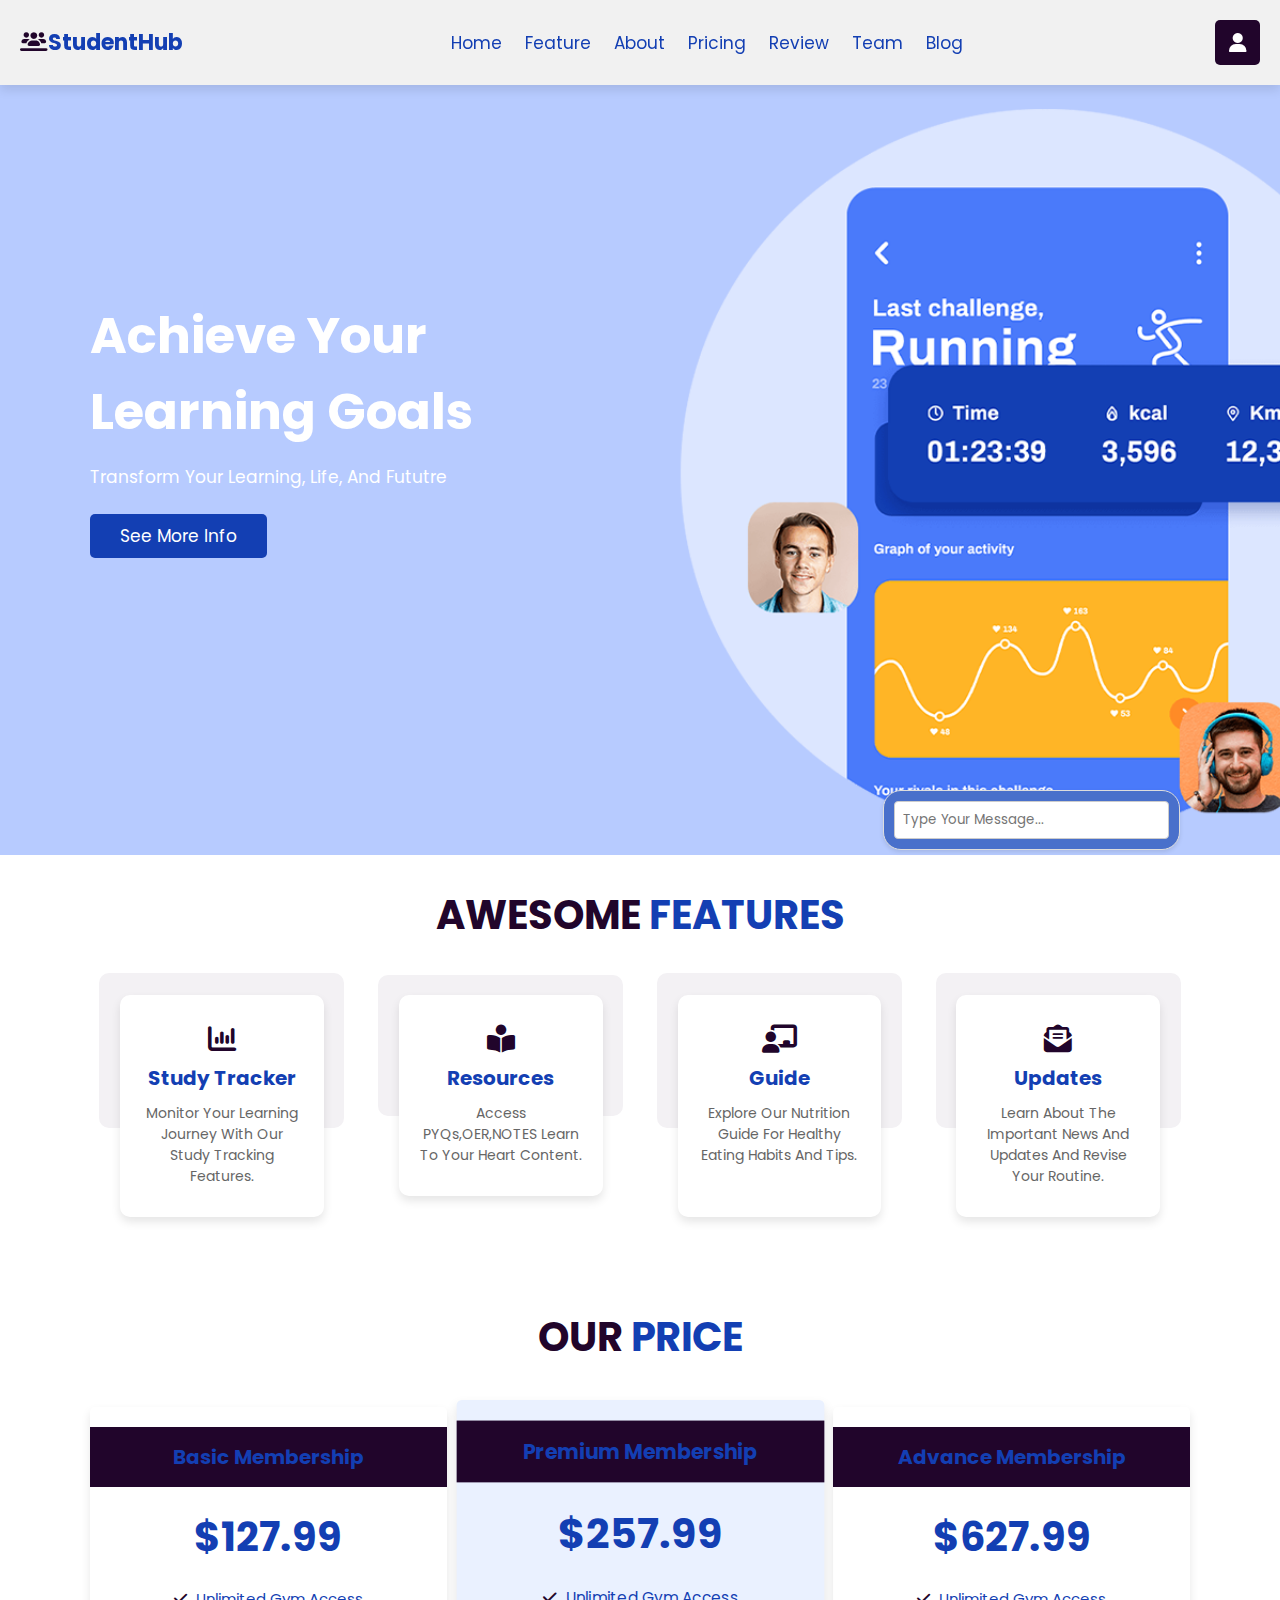
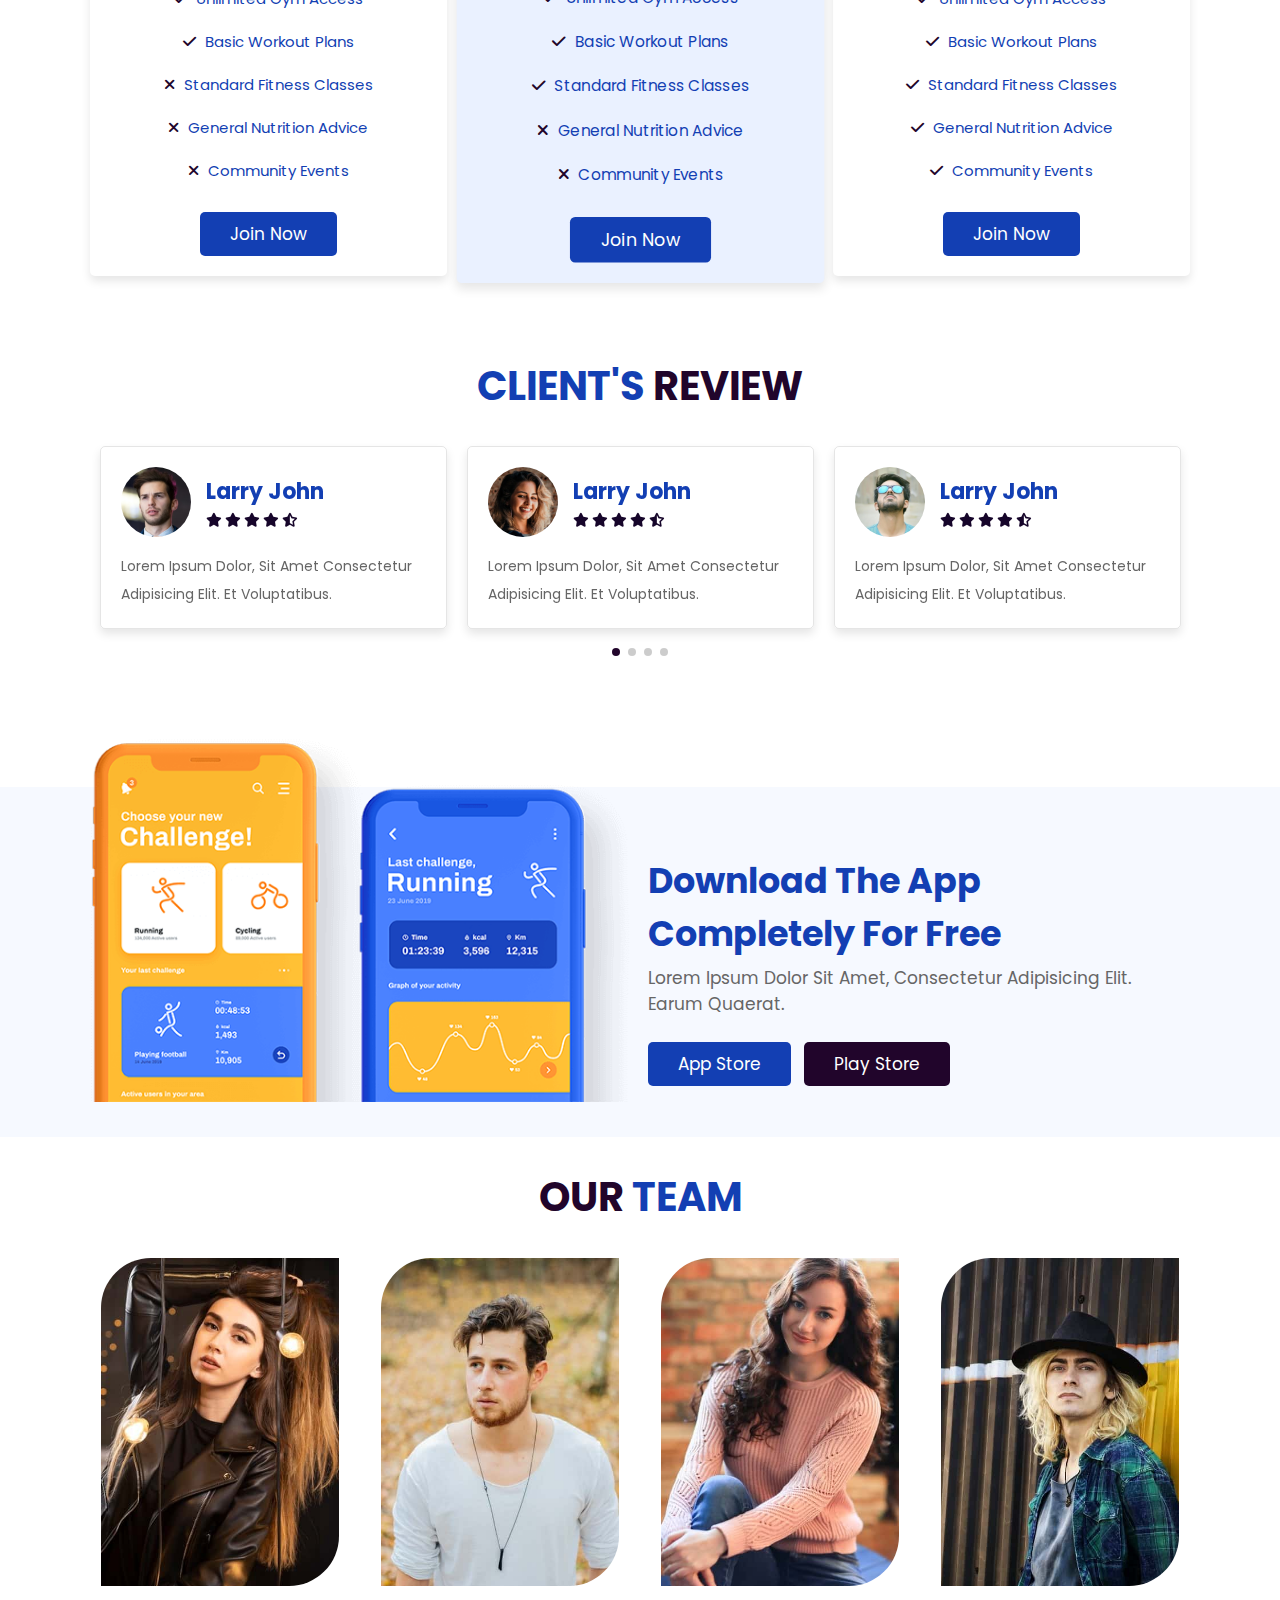
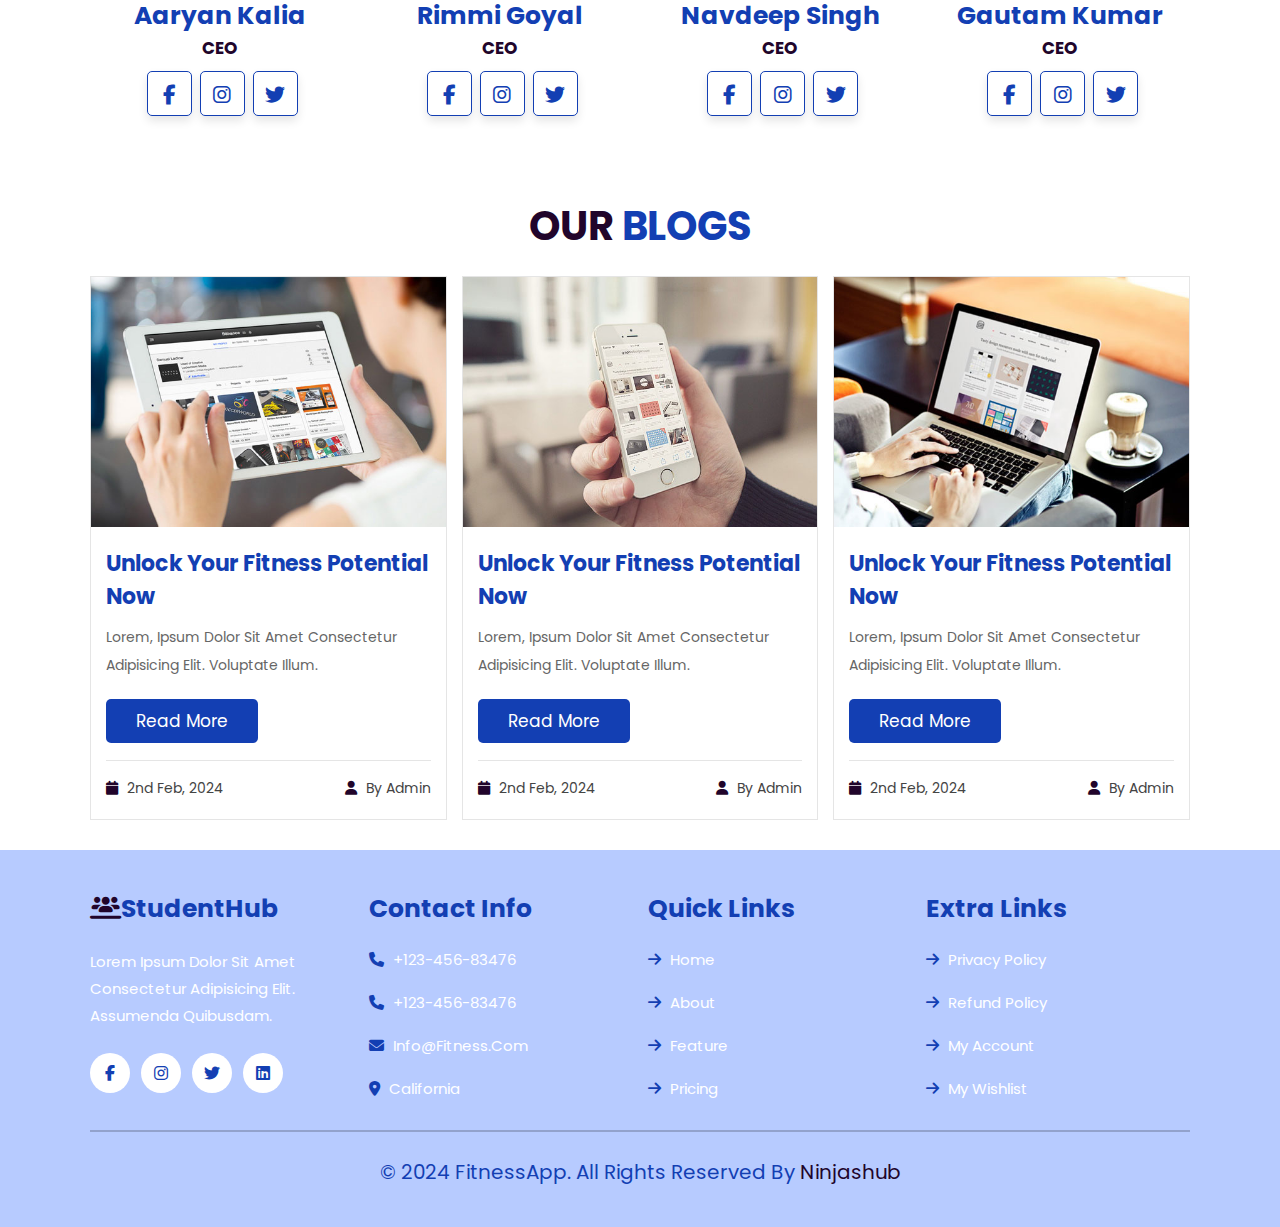
<file: index.html>
<!DOCTYPE html>
<html lang="en">
<head>
    <meta charset="UTF-8">
    <meta name="viewport" content="width=device-width, initial-scale=1.0">
    <title>Student Hub</title>
    <!-- fontawesome -->
    <link rel="stylesheet" href="https://cdnjs.cloudflare.com/ajax/libs/font-awesome/6.5.1/css/all.min.css">
    <!-- swiper cdn link -->
    <link rel="stylesheet" href="https://cdn.jsdelivr.net/npm/swiper@11/swiper-bundle.min.css"/>
    <!-- custom css link -->
    <link rel="stylesheet" href="style.css">
    <style>
        /* Chatbot container */
        #chatbot-container {
            position: fixed;
            bottom: 50px; /* Adjust the distance from the bottom as needed */
            right: 100px; /* Adjust the distance from the right as needed */
            background-color:  #4970cb;
            border: 1px solid #ddd;
            border-radius: 18px;
            padding: 10px;
            box-shadow: 0 2px 4px rgba(0, 0, 0, 0.1);
            transition: transform 0.3s ease-in-out;
            
        }

        /* Chatbot pop-up effect */
        #chatbot-container:hover {
            transform: translateY(-5px);
            color: aqua;
        }

        /* Input field styling (customize as needed) */
        #user-input {
            width: 100%;
            padding: 8px;
            border: 1px solid #ccc;
            border-radius: 4px;
        }
    
        /* Header styles */
        .header {
            background-color: #F1F1F1;
            text-align: center;
            padding: 20px;
        }

        /* Navigation menu styles */
        .topnav {
            overflow: hidden;
            background-color: #333;
        }

        .topnav a {
            float: left;
            display: block;
            color: #f2f2f2;
            text-align: center;
            padding: 14px 16px;
            text-decoration: none;
        }

        .topnav a:hover {
            background-color: #ddd;
            color: black;
        }

        /* Content section styles */
        .column {
            float: left;
            width: 33.33%;
        }

        .row:after {
            content: "";
            display: table;
            clear: both;
        }

        @media screen and (max-width: 600px) {
            .column {
                width: 100%;
            }
        }
    </style>
</head>
<body>
    
    <!-- header section starts -->

    <header class="header">

        <a href="#" class="logo"><i class="fa-solid fa-users-line"></i>StudentHub</a>

        <nav class="navbar">
            <a href="#home">home</a>
            <a href="#feature">feature</a>
            <a href="#about">about</a>
            <a href="#pricing">pricing</a>
            <a href="#review">review</a>
            <a href="#team">team</a>
            <a href="#blog">blog</a>
        </nav>

        <div class="icons">
            <div class="fas fa-bars" id="menu"></div>
            <div class="fas fa-user" id="login-btn"></div>
        </div>

        <form action="" class="login-form">
            <h3>login form</h3>
            <input type="email" placeholder="Enter Your Email" class="box">
            <input type="password" placeholder="Enter Your Password" class="box">
            <div class="remember">
                <input type="checkbox" name="" id="">
                <label for="">remember me</label>
            </div>
            <input type="submit" value="login" class="btn">
            <p>forget password? <a href="#">click here</a></p>
            <p>don't have an account? <a href="#">create one</a></p>
        </form>

    </header>

    <!-- header section ends -->

    <!-- home section starts -->

    <section class="home" id="home">

        <div class="content">
            <h3>Achieve Your Learning Goals</h3>
            <p>Transform Your Learning, Life, And Fututre</p>
            <a href="#" class="btn"> see more info</a>
        </div>

    </section>

    <!-- home section ends -->

    <!-- feature section starts -->

    <section class="feature" id="feature">

        <h1 class="heading"><span>awesome</span> features</h1>

        <div class="box-container">

            <div class="box">
                <i class="fa-solid fa-chart-column"></i>
                <h2>Study Tracker</h2>
                <p>Monitor Your Learning Journey With Our Study Tracking Features.</p>
            </div>

            <a href="Resources/resources.html">
            <div class="box">
                <i class="fa-solid fa-book-open-reader"></i>
                <h2>Resources</h2>
                <p>Access PYQs,OER,NOTES Learn to your heart content.</p>
            </div>
            </a>

            <div class="box">
                <i class="fa-solid fa-chalkboard-user"></i>

                <h2> Guide</h2>
                <p>Explore Our Nutrition Guide For Healthy Eating Habits And Tips.</p>
            </div>

            <div class="box">
                <i class="fa-solid fa-envelope-open-text"></i>
                <h2>Updates</h2>
                <p>Learn About The Important news and updates and revise  Your Routine.</p>
            </div>

        </div>

    </section>

    <!-- feature section ends -->

    <!-- about section starts 

    <section class="about" id="about">

        <div class="row">

            <div class="image">
                <img src="images/about.png" alt="" height="800px">
            </div>

            <div class="content">
                <span>About Our Fitness App</span>
                <h3>Transform Your Life With Daily Workouts At Home</h3>
                <p>Discover A World Of Fitness Tailored For You. Lorem Ipsum Dolor Sit Amet Consectetur 
                    Adipisicing Elit. Illo Minus Nostrum, Facere, Aliquam, Eius Vero Saepe Culpa Quam Consequatur
                     Quos Ex. Libero Suscipit Unde Tempore Quisquam Praesentium Qui Repellendus Nam?</p>

                <div class="feature-list">
                    <div class="feature-item">
                        <i class="fas fa-dumbbell"></i>
                        <div class="text">
                            <h4>Effective Workouts</h4>
                            <p>Customized Plans For Your Fitness Goals.</p>
                        </div>
                    </div>
                    <div class="feature-item">
                        <i class="fas fa-heart-pulse"></i>
                        <div class="text">
                            <h4>Health Benefits</h4>
                            <p>Improves Cardiovascular Health And Overall Well-Being.</p>
                        </div>
                    </div>
                    <div class="feature-item">
                        <i class="fas fa-dumbbell"></i>
                        <div class="text">
                            <h4>Real-Time Progress Tracking</h4>
                            <p>Track Your Fitness Journey With Advanced Analytics And Real-Time Progress Updates.</p>
                        </div>
                    </div>
                </div>    
                <a href="#" class="btn">read more</a> 
            </div>

        </div>

    </section>

     about section ends -->

    <!-- pricing section starts -->

    <section class="pricing" id="pricing">

        <h1 class="heading"> <span>our </span> price</h1>

        <div class="box-container">

            <div class="box">
                <h3>Basic membership</h3>
                <h4>$127.99</h4>
                <ul>
                    <li><i class="fas fa-check"></i> Unlimited Gym Access</li>
                    <li><i class="fas fa-check"></i> Basic Workout Plans</li>
                    <li><i class="fas fa-times"></i> Standard Fitness Classes</li>
                    <li><i class="fas fa-times"></i> General Nutrition Advice</li>
                    <li><i class="fas fa-times"></i> Community Events</li>
                </ul>
                <a href="#" class="btn">join now</a>
            </div>

            <div class="box">
                <h3>premium membership</h3>
                <h4>$257.99</h4>
                <ul>
                    <li><i class="fas fa-check"></i> Unlimited Gym Access</li>
                    <li><i class="fas fa-check"></i> Basic Workout Plans</li>
                    <li><i class="fas fa-check"></i> Standard Fitness Classes</li>
                    <li><i class="fas fa-times"></i> General Nutrition Advice</li>
                    <li><i class="fas fa-times"></i> Community Events</li>
                </ul>
                <a href="#" class="btn">join now</a>
            </div>

            <div class="box">
                <h3>advance membership</h3>
                <h4>$627.99</h4>
                <ul>
                    <li><i class="fas fa-check"></i> Unlimited Gym Access</li>
                    <li><i class="fas fa-check"></i> Basic Workout Plans</li>
                    <li><i class="fas fa-check"></i> Standard Fitness Classes</li>
                    <li><i class="fas fa-check"></i> General Nutrition Advice</li>
                    <li><i class="fas fa-check"></i> Community Events</li>
                </ul>
                <a href="#" class="btn">join now</a>
            </div>

        </div>

    </section>

    <!-- pricing section ends -->

    <!-- review section starts -->

    <section class="review" id="review">

        <h1 class="heading">client's <span>review</span></h1>

        <div class="swiper review-slider">

            <div class="swiper-wrapper">

                <div class="swiper-slide box">
                    <div class="user">
                        <img src="images/pic-1.png" alt="">
                        <div class="info">
                            <h3>larry john</h3>
                            <div class="stars">
                                <i class="fas fa-star"></i>
                                <i class="fas fa-star"></i>
                                <i class="fas fa-star"></i>
                                <i class="fas fa-star"></i>
                                <i class="fas fa-star-half-alt"></i>
                            </div>
                        </div>
                    </div>
                    <p>Lorem ipsum dolor, sit amet consectetur adipisicing elit. Et voluptatibus.</p>
                </div>

                <div class="swiper-slide box">
                    <div class="user">
                        <img src="images/pic-2.png" alt="">
                        <div class="info">
                            <h3>larry john</h3>
                            <div class="stars">
                                <i class="fas fa-star"></i>
                                <i class="fas fa-star"></i>
                                <i class="fas fa-star"></i>
                                <i class="fas fa-star"></i>
                                <i class="fas fa-star-half-alt"></i>
                            </div>
                        </div>
                    </div>
                    <p>Lorem ipsum dolor, sit amet consectetur adipisicing elit. Et voluptatibus.</p>
                </div>

                <div class="swiper-slide box">
                    <div class="user">
                        <img src="images/pic-3.png" alt="">
                        <div class="info">
                            <h3>larry john</h3>
                            <div class="stars">
                                <i class="fas fa-star"></i>
                                <i class="fas fa-star"></i>
                                <i class="fas fa-star"></i>
                                <i class="fas fa-star"></i>
                                <i class="fas fa-star-half-alt"></i>
                            </div>
                        </div>
                    </div>
                    <p>Lorem ipsum dolor, sit amet consectetur adipisicing elit. Et voluptatibus.</p>
                </div>

                <div class="swiper-slide box">
                    <div class="user">
                        <img src="images/pic-31.png" alt="">
                        <div class="info">
                            <h3>larry john</h3>
                            <div class="stars">
                                <i class="fas fa-star"></i>
                                <i class="fas fa-star"></i>
                                <i class="fas fa-star"></i>
                                <i class="fas fa-star"></i>
                                <i class="fas fa-star-half-alt"></i>
                            </div>
                        </div>
                    </div>
                    <p>Lorem ipsum dolor, sit amet consectetur adipisicing elit. Et voluptatibus.</p>
                </div>

            </div>

            <div class="swiper-pagination"></div>

        </div>

    </section>

    <!-- review section ends -->

    <!-- deal section starts -->

    <section class="deal">

        <div class="image">
            <img src="images/download.png" alt="">
        </div>

        <div class="content">
            <h3>download the app completely for free</h3>
            <p>Lorem ipsum dolor sit amet, consectetur adipisicing elit. Earum quaerat.</p>
            <a href="#" class="btn">app store</a>
            <a href="#" class="btn btn2">play store</a>
        </div>

    </section>

    <!-- deal section ends -->

    <!-- team section starts -->

    <section class="team" id="team">

        <h1 class="heading"><span>our </span> team</h1>

        <div class="box-container">

            <div class="box">
                <div class="image">
                    <img src="images/team-1.jpg" alt="">
                </div>
                <div class="content">
                    <h3>Aaryan Kalia</h3>
                    <h4>CEO</h4>
                    <div class="share">
                        <i class="fab fa-facebook-f"></i>
                        <i class="fab fa-instagram"></i>
                        <i class="fab fa-twitter"></i>
                    </div>
                </div>
            </div>

            <div class="box">
                <div class="image">
                    <img src="images/team-2.jpg" alt="">
                </div>
                <div class="content">
                    <h3>Rimmi Goyal</h3>
                    <h4>CEO</h4>
                    <div class="share">
                        <i class="fab fa-facebook-f"></i>
                        <i class="fab fa-instagram"></i>
                        <i class="fab fa-twitter"></i>
                    </div>
                </div>
            </div>

            <div class="box">
                <div class="image">
                    <img src="images/team-3.jpg" alt="">
                </div>
                <div class="content">
                    <h3>Navdeep Singh</h3>
                    <h4>CEO</h4>
                    <div class="share">
                        <i class="fab fa-facebook-f"></i>
                        <i class="fab fa-instagram"></i>
                        <i class="fab fa-twitter"></i>
                    </div>
                </div>
            </div>

            <div class="box">
                <div class="image">
                    <img src="images/team-4.jpg" alt="">
                </div>
                <div class="content">
                    <h3>Gautam Kumar</h3>
                    <h4>CEO</h4>
                    <div class="share">
                        <i class="fab fa-facebook-f"></i>
                        <i class="fab fa-instagram"></i>
                        <i class="fab fa-twitter"></i>
                    </div>
                </div>
            </div>

        </div>

    </section>

    <!-- team section ends -->

    <!-- blogs section starts -->

    <section class="blogs" id="blogs">

        <h1 class="heading"><span>our </span> blogs</h1>

        <div class="box-container">

            <div class="box">
                <div class="image">
                    <img src="images/blog-1.jpg" alt="">
                </div>
                <div class="content">
                    <h3>unlock your fitness potential now</h3>
                    <p>Lorem, ipsum dolor sit amet consectetur adipisicing elit. Voluptate illum.</p>
                    <a href="#" class="btn">read more</a>
                    <div class="icons">
                        <a href="#"><i class="fas fa-calendar"></i> 2nd Feb, 2024 </a>
                        <a href="#"><i class="fas fa-user"></i> by admin</a>
                    </div>
                </div>
            </div>

            <div class="box">
                <div class="image">
                    <img src="images/blog-2.jpg" alt="">
                </div>
                <div class="content">
                    <h3>unlock your fitness potential now</h3>
                    <p>Lorem, ipsum dolor sit amet consectetur adipisicing elit. Voluptate illum.</p>
                    <a href="#" class="btn">read more</a>
                    <div class="icons">
                        <a href="#"><i class="fas fa-calendar"></i> 2nd Feb, 2024 </a>
                        <a href="#"><i class="fas fa-user"></i> by admin</a>
                    </div>
                </div>
            </div>

            <div class="box">
                <div class="image">
                    <img src="images/blog-3.jpg" alt="">
                </div>
                <div class="content">
                    <h3>unlock your fitness potential now</h3>
                    <p>Lorem, ipsum dolor sit amet consectetur adipisicing elit. Voluptate illum.</p>
                    <a href="#" class="btn">read more</a>
                    <div class="icons">
                        <a href="#"><i class="fas fa-calendar"></i> 2nd Feb, 2024 </a>
                        <a href="#"><i class="fas fa-user"></i> by admin</a>
                    </div>
                </div>
            </div>

        </div>

    </section>

    <!-- blogs section ends -->

    <!-- footer section starts -->

    <section class="footer">

        <div class="box-container">

            <div class="box">
                <h3><i class="fa-solid fa-users-line"></i>StudentHub</h3>
                <p>Lorem ipsum dolor sit amet consectetur adipisicing elit. Assumenda quibusdam.</p>
                <div class="share">
                    <a href="#" class="fab fa-facebook-f"></a>
                    <a href="#" class="fab fa-instagram"></a>
                    <a href="#" class="fab fa-twitter"></a>
                    <a href="#" class="fab fa-linkedin"></a>
                </div>
            </div>

            <div class="box">
                <h3>contact info</h3>
                <a href="#" class="links"><i class="fas fa-phone"></i> +123-456-83476</a>
                <a href="#" class="links"><i class="fas fa-phone"></i> +123-456-83476</a>
                <a href="#" class="links"><i class="fas fa-envelope"></i> info@fitness.com</a>
                <a href="#" class="links"><i class="fas fa-map-marker-alt"></i> california</a>
            </div>

            <div class="box">
                <h3>quick links</h3>
                <a href="#" class="links"> <i class="fas fa-arrow-right"></i> home</a>
                <a href="#" class="links"> <i class="fas fa-arrow-right"></i> about</a>
                <a href="#" class="links"> <i class="fas fa-arrow-right"></i> feature</a>
                <a href="#" class="links"> <i class="fas fa-arrow-right"></i> pricing</a>
            </div>

            <div class="box">
                <h3>extra links</h3>
                <a href="#" class="links"> <i class="fas fa-arrow-right"></i> privacy policy</a>
                <a href="#" class="links"> <i class="fas fa-arrow-right"></i> refund policy</a>
                <a href="#" class="links"> <i class="fas fa-arrow-right"></i> my account</a>
                <a href="#" class="links"> <i class="fas fa-arrow-right"></i> my wishlist</a>
            </div>

        </div>

        <div class="credit"> &copy; 2024 fitnessApp. All rights reserved by <a href="#" class="link"> ninjashub</a></div>

    </section>














    <!-- footer section ends -->

 <!-- Chatbot container -->
 <div id="chatbot-container">
    <div id="chat-output"></div>
    <input type="text" id="user-input" placeholder="Type your message...">
</div>

<!-- Add your JavaScript code here -->
<script>
    const chatOutput = document.getElementById('chat-output');
    const userInput = document.getElementById('user-input');

    // Function to display chat messages
    function displayMessage(message, isUser = false) {
        const chatMessage = document.createElement('div');
        chatMessage.classList.add(isUser ? 'user-message' : 'bot-message');
        chatMessage.textContent = message;
        chatOutput.appendChild(chatMessage);
    }

    // Example: Bot responds to user input
    function handleUserInput() {
        const userMessage = userInput.value.trim();
        if (userMessage) {
            displayMessage(`You: ${userMessage}`, true);
            // Replace with your chatbot logic (e.g., API calls, predefined responses)
            const botResponse = getBotResponse(userMessage);
            displayMessage(`Chatbot: ${botResponse}`);
            userInput.value = ''; // Clear input field
        }
    }

    // Example: Bot logic (replace with your own)
    function getBotResponse(userMessage) {
        // Implement your chatbot's responses here
        // You can use APIs, predefined answers, or any other logic
        // For now, let's keep it simple:
        return "I'm a friendly chatbot! How can I assist you?";
    }

    // Event listener for user input
    userInput.addEventListener('keyup', (event) => {
        if (event.key === 'Enter') {
            handleUserInput();
        }
    });
</script>


    <!-- swiper cdn link -->
    <script src="https://cdn.jsdelivr.net/npm/swiper@11/swiper-bundle.min.js"></script>
    <!-- custom js link -->
    <script src="script.js"></script>
</body>
</html>
</file>
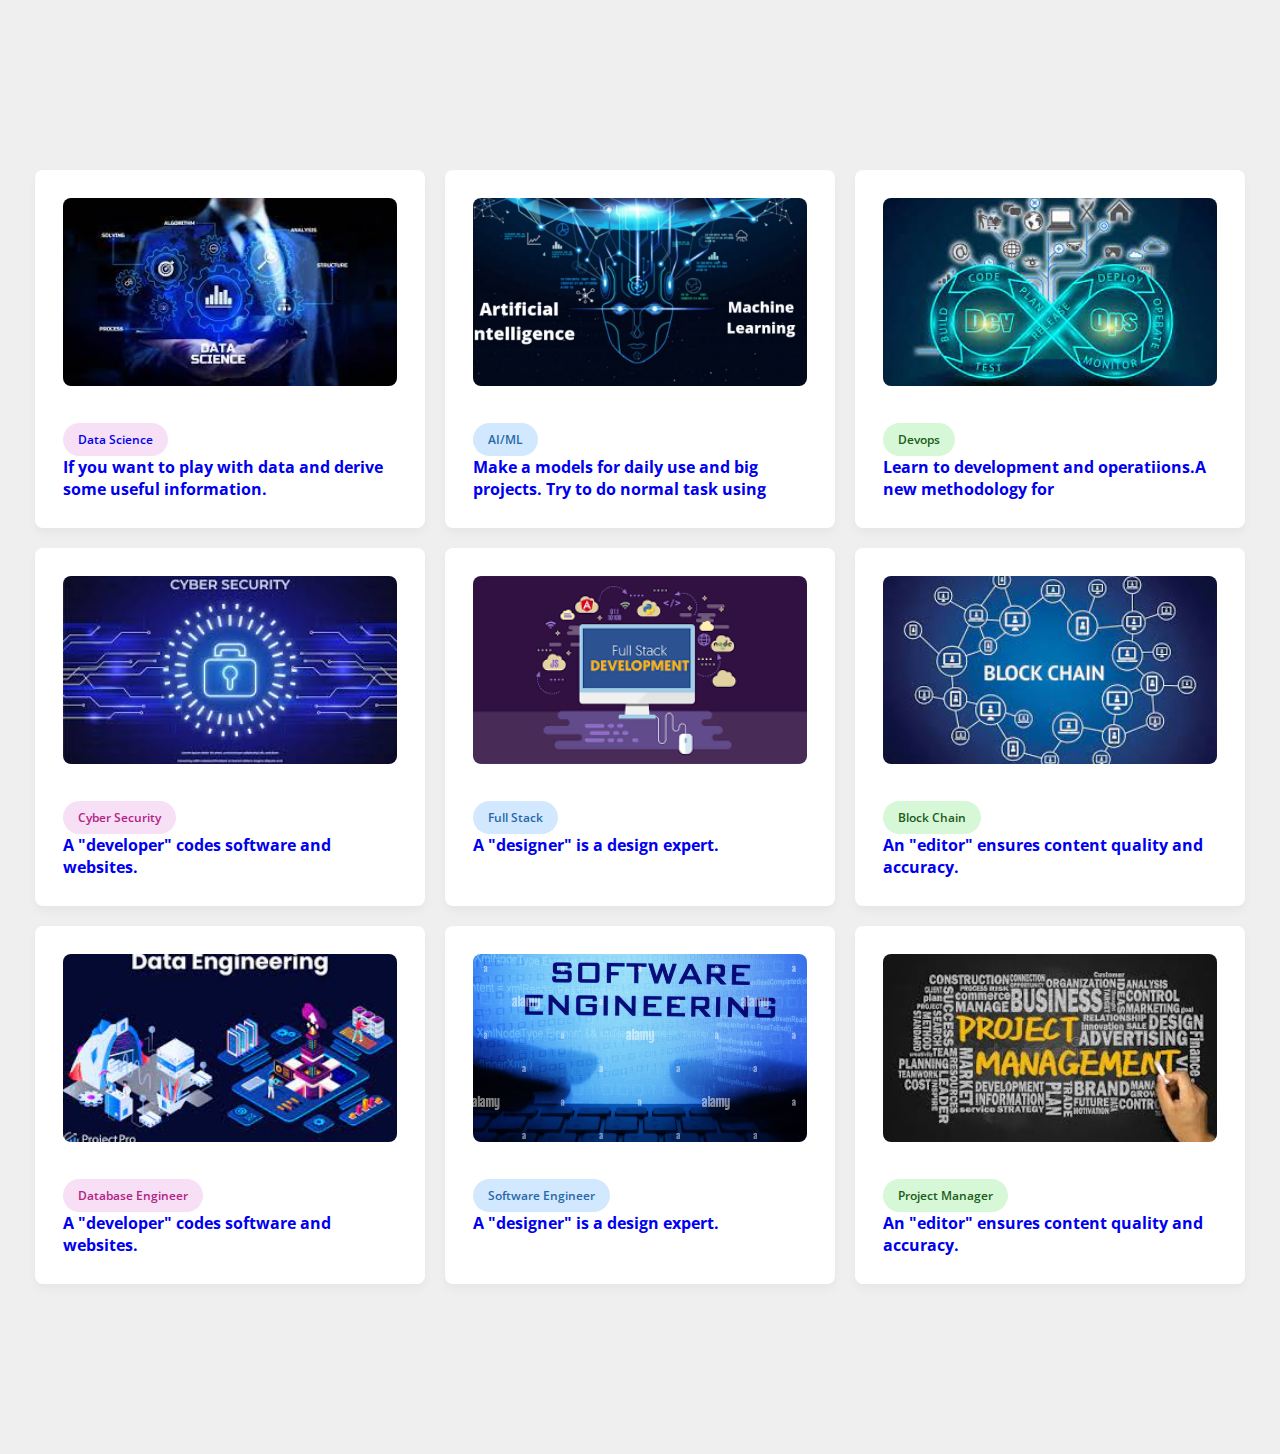
<file: Resources/resources.html>
<!DOCTYPE html>
<html lang="en">
  <head>
    <meta charset="UTF-8" />
    <meta name="viewport" content="width=device-width, initial-scale=1.0" />
    <title>resources</title>
    <link
      rel="stylesheet"
      href="https://cdnjs.cloudflare.com/ajax/libs/font-awesome/6.4.2/css/all.min.css"
    />
    <link rel="stylesheet" href="layer-2/resources.css" />
  </head>
  <body>
    <div class="card-list">
        <a href="layer-2/1.html" class="card-item">
          <img src="img/1.jpg" alt="Card Image" />
          <span class="datascience">Data Science</span>
          <h4>If you want to play with data and derive some useful information.</h4>
        </a>
        <a href="layer-2/2.html" class="card-item">
          <img src="img/2.jpeg" alt="Card Image" />
          <span class="designer">AI/ML</span>
          <h4>Make a models for daily use and big projects.
            Try to do normal task using 
          </h4>
        </a>
        <a href="layer-2/3.html" class="card-item">
          <img src="img/3.jpg" alt="Card Image" />
          <span class="editor">Devops</span>
          <h4>Learn to development and operatiions.A new methodology for</h4>
        </a>
        <a href="layer-2/4.html" class="card-item">
          <img src="img/4.jpg" alt="Card Image" />
          <span class="developer">Cyber Security</span>
          <h4>A "developer" codes software and websites.</h4>
        </a>
        <a href="layer-2/5.html" class="card-item">
          <img src="img/5.png" alt="Card Image" />
          <span class="designer">Full Stack</span>
          <h4>A "designer" is a design expert.</h4>
        </a>
        <a href="layer-2/6.html" class="card-item">
          <img src="img/6.jpg" alt="Card Image" />
          <span class="editor">Block Chain</span>
          <h4>An "editor" ensures content quality and accuracy.</h4>
        </a>
        <a href="layer-2/7.html" class="card-item">
          <img src="img/7.jpg" alt="Card Image" />
          <span class="developer">Database Engineer</span>
          <h4>A "developer" codes software and websites.</h4>
        </a>
        <a href="layer-2/8.html" class="card-item">
          <img src="img/8.jpg" alt="Card Image" />
          <span class="designer">Software Engineer</span>
          <h4>A "designer" is a design expert.</h4>
        </a>
        <a href="layer-2/9.html" class="card-item">
          <img src="img/9.jpg" alt="Card Image" />
          <span class="editor">Project Manager</span>
          <h4>An "editor" ensures content quality and accuracy.</h4>
        </a>

    </div>
  </body>
</html>
</file>
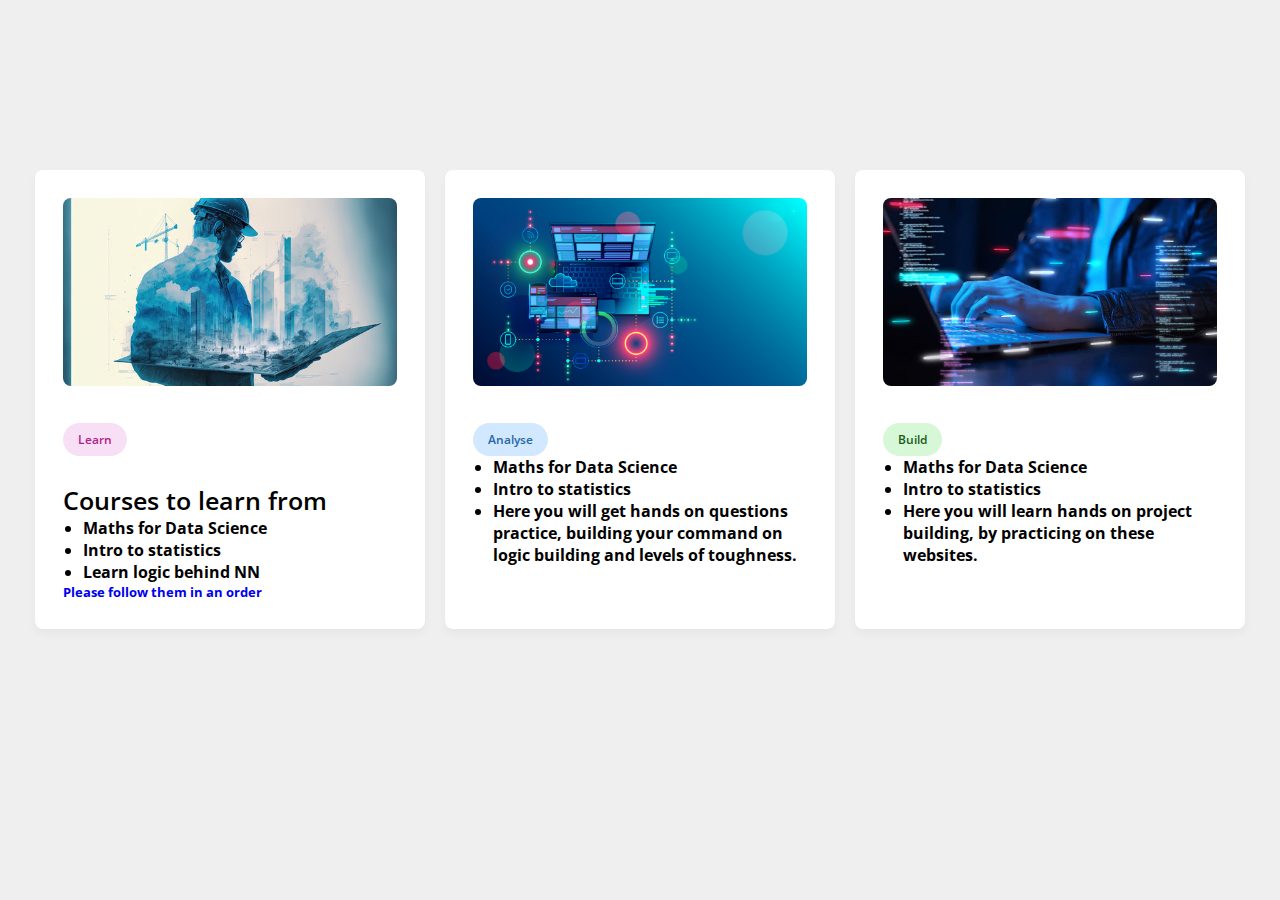
<file: Resources/layer-2/1.html>
<!DOCTYPE html>
<html lang="en">
<head>
    <meta charset="UTF-8">
    <meta name="viewport" content="width=device-width, initial-scale=1.0">
    <title>Card</title>
    <link rel="stylesheet" href="https://cdnjs.cloudflare.com/ajax/libs/font-awesome/6.4.2/css/all.min.css">
    <link rel="stylesheet" href="resources.css">
</head>
<body>
    <div class="card-list">
        
        <a href="#" class="card-item">
            <img src="11.jpg" alt="Card Image">
            <span class="developer">Learn</span>
            <h3>Courses to learn from </h3>
            <ul class="off">
                <li><h4>Maths for Data Science</h4></li>
                <li><h4>Intro to statistics</h4></li>
                <li><h4>Learn logic behind NN</h4></li>
            </ul>
            <h5>Please follow them in an order </h5>
            
        </a>
        <a href="#" class="card-item">
            <img src="12.png" alt="Card Image">
            <span class="designer">Analyse</span>
            <!-- <h3>A "designer" is a design expert.</h3> -->
            <ul class="off">
                <li><h4>Maths for Data Science</h4></li>
                <li><h4>Intro to statistics</h4></li>
                <li><h4 class="off2">Here you will get hands on questions practice, building your command on logic building and levels of toughness.</h4></li>
            </ul>
            
        </a>
        <a href="#" class="card-item">
            <img src="13.avif"Card Image">
            <span class="editor">Build</span>
            <!-- <h3>An "editor" ensures content quality and accuracy.</h3> -->
            <!-- <h4 class="off3">Here you will learn hands on project building, by practicing on these websites.</h4> -->
            <ul class="off">
                <li><h4>Maths for Data Science</h4></li>
                <li><h4>Intro to statistics</h4></li>
                <li><h4 class="off2">Here you will learn hands on project building, by practicing on these websites.</h4></li>
            </ul>
            
        </a>
    </div>
</body>
</html>
</file>
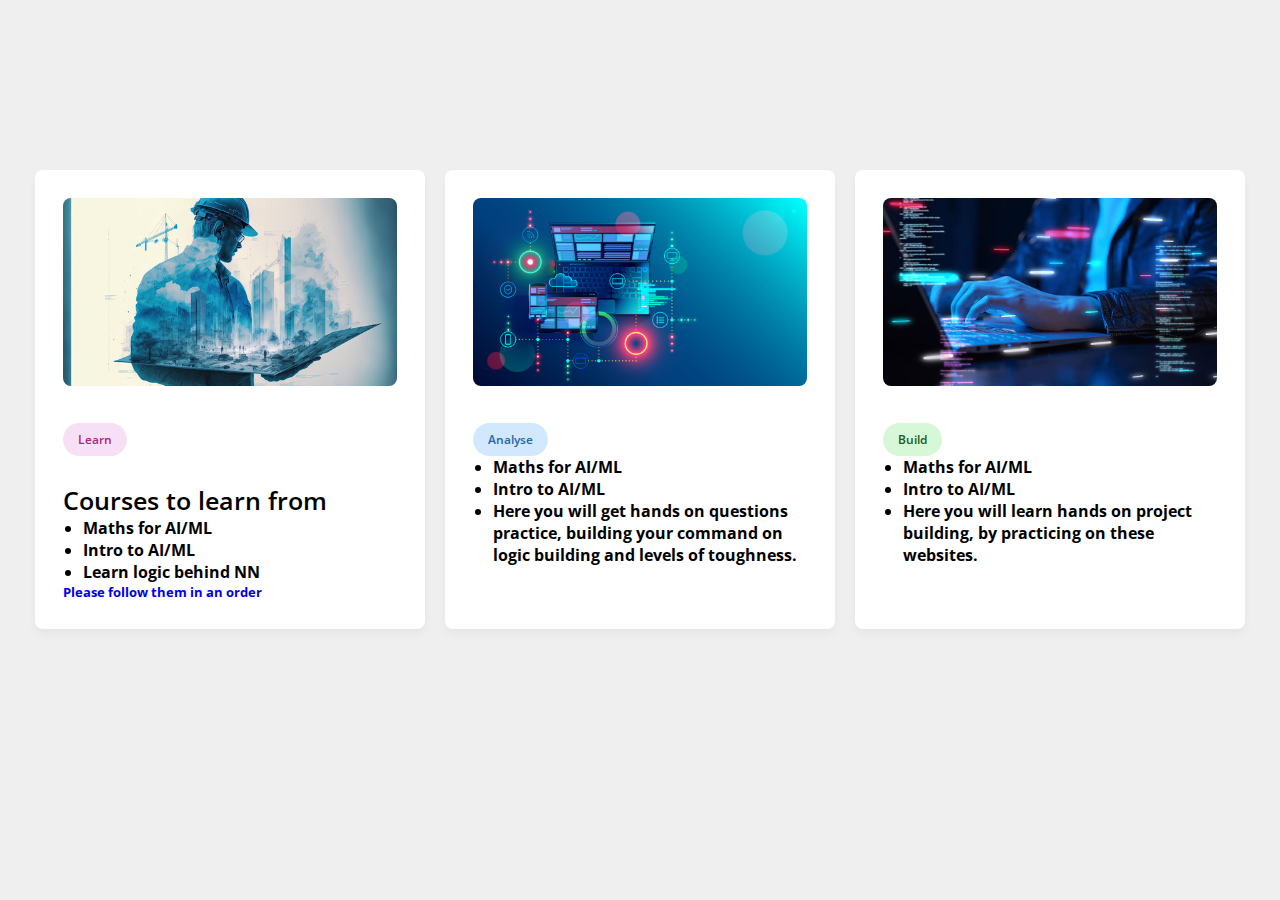
<file: Resources/layer-2/2.html>
<!DOCTYPE html>
<html lang="en">
<head>
    <meta charset="UTF-8">
    <meta name="viewport" content="width=device-width, initial-scale=1.0">
    <title>Card</title>
    <link rel="stylesheet" href="https://cdnjs.cloudflare.com/ajax/libs/font-awesome/6.4.2/css/all.min.css">
    <link rel="stylesheet" href="resources.css">
</head>
<body>
    <div class="card-list">
        
        <a href="#" class="card-item">
            <img src="11.jpg" alt="Card Image">
            <span class="developer">Learn</span>
            <h3>Courses to learn from </h3>
            <ul class="off">
                <li><h4>Maths for AI/ML</h4></li>
                <li><h4>Intro to AI/ML</h4></li>
                <li><h4>Learn logic behind NN</h4></li>
            </ul>
            <h5>Please follow them in an order </h5>
            
        </a>
        <a href="#" class="card-item">
            <img src="12.png" alt="Card Image">
            <span class="designer">Analyse</span>
            <!-- <h3>A "designer" is a design expert.</h3> -->
            <ul class="off">
                <li><h4>Maths for AI/ML</h4></li>
                <li><h4>Intro to AI/ML</h4></li>
                <li><h4 class="off2">Here you will get hands on questions practice, building your command on logic building and levels of toughness.</h4></li>
            </ul>
            
        </a>
        <a href="#" class="card-item">
            <img src="13.avif"Card Image">
            <span class="editor">Build</span>
            <!-- <h3>An "editor" ensures content quality and accuracy.</h3> -->
            <!-- <h4 class="off3">Here you will learn hands on project building, by practicing on these websites.</h4> -->
            <ul class="off">
                <li><h4>Maths for AI/ML</h4></li>
                <li><h4>Intro to AI/ML</h4></li>
                <li><h4 class="off2">Here you will learn hands on project building, by practicing on these websites.</h4></li>
            </ul>
            
        </a>
    </div>
</body>
</html>
</file>
<file: style.css>
@import url("https://fonts.googleapis.com/css2?family=Poppins:wght@100;300;400;500;600&display=swap");

:root{
    --main-color: #21052b;
    --primary-color: #133FB3;
    --white:#fff;
    --bg: #b7cbff;
    --box-shadow: 0 .5rem 1rem rgba(0,0,0,.1);
}

*{
    font-family: 'Poppins', sans-serif;
    margin: 0; padding: 0;
    box-sizing: border-box;
    outline: none; border: none;
    text-decoration: none;
    list-style: none;
    text-transform: capitalize;
    transition: .2s linear;
}

html{
    font-size: 62.5%;
    overflow-x: hidden;
    scroll-behavior: smooth;
    scroll-padding-top: 6rem;
}

html::-webkit-scrollbar{
    width: .8rem;
}

html::-webkit-scrollbar-track{
    background: var(--white);
}

html::-webkit-scrollbar-thumb{
    background: var(--primary-color);
    border-radius: 5rem;
}

section{
    padding: 3rem 7%;
}

.heading{
    text-align: center;
    color: var(--primary-color);
    text-transform: uppercase;
    margin-bottom: 2rem;
    font-size: 4rem;
}

.heading span{
    color: var(--main-color);
    text-transform: uppercase;
}

.btn{
    display: inline-block;
    margin-top: 1rem;
    padding: .9rem 3rem;
    border-radius: .5rem;
    background: var(--primary-color);
    font-size: 1.7rem;
    color: var(--white);
    cursor: pointer;
}

.btn:hover{
    background: var(--main-color);
}


/* header */

.header{
    position: fixed;
    top: 0; left: 0;
    right: 0;
    z-index: 1000;
    display: flex;
    align-items: center;
    justify-content: space-between;
    padding: 1.5rem 7%;
    background: var(--bg);
    box-shadow: var(--box-shadow);
}

.header .logo{
    font-size: 2.2rem;
    font-weight: bolder;
    color: var(--primary-color);
}

.header .logo i{
    color: var(--main-color);
}

.header .navbar a{
    font-size: 1.7rem;
    margin-left: 2rem;
    color: var(--primary-color);
    padding-block: 1.6rem;
    position: relative;
}

.header .navbar a::before{
    content: '';
    position: absolute;
    height: .3rem;
    border-block: .1rem solid var(--main-color);
    bottom: .5rem;
    width: 100%;
    transform: scaleX(0);
    transform-origin: center;
    transition: .5s ease;
}

.header .navbar a:is(:hover, :focus)::before{
    transform: scale(1);
}

.header .navbar a:hover{
    color: var(--main-color);
}

.header .icons div{
    height: 4.5rem;
    width: 4.5rem;
    line-height: 4.5rem;
    font-size: 2rem;
    background: var(--main-color);
    text-align: center;
    border-radius: .5rem;
    margin-left: .5rem;
    color: var(--white);
    cursor: pointer;
}

.header .icons div:hover{
    color: var(--white);
    background: var(--primary-color);
}

#menu{
    display: none;
}

.header .login-form{
    position: absolute;
    top: 115%; right: -105%;
    background: var(--white);
    box-shadow: var(--box-shadow);
    width: 35rem;
    padding: 2rem;
    border-radius: .5rem;
}

.header .login-form.active{
    right: 2rem;
    transition: .4s linear;
}

.header .login-form h3{
    color: #222;
    text-transform: uppercase;
    font-size: 2.2rem;
    text-align: center;
    margin-bottom: .7rem;
}

.header .login-form .box{
    margin: .7rem 0;
    border: .1rem solid rgba(0,0,0,.1);
    padding: 1rem 1.2rem;
    font-size: 1.5rem;
    color: #222;
    text-transform: none;
    width: 100%;
}

.header .login-form .remember{
    display: flex;
    align-items: center;
    gap: .5rem;
    margin: .7rem 0;
}

.header .login-form .remember label{
    font-size: 1.5rem;
    color: #666;
    cursor: pointer;
}

.header .login-form .btn{
    margin: 1rem 0;
    width: 100%;
    text-align: center;
}

.header .login-form p{
    color: #666;
    padding-top: .7rem;
    font-size: 1.4rem;
}

.header .login-form p a{
    color: var(--main-color);
}

.header .login-form p a:hover{
    text-decoration: underline;
}

/* end */

/* home */

.home{
    min-height: 95vh;
    display: flex;
    align-items: center;
    background: url(images/home.png) no-repeat;
    background-size: cover;
    background-position: center;
}

.home .content{
    max-width: 55rem;
}

.home .content h3{
    font-size: 5rem;
    color: var(--white);
}

.home .content p{
    font-size: 1.7rem;
    color: #fff;
    padding: 1rem 0;
    line-height: 2;
}

/* end */

/* feature */

.feature .box-container{
    display: grid;
    grid-template-columns: repeat(auto-fit, minmax(25rem, 1fr));
    gap: 1.5rem;
}

.feature .box-container .box{
    position: relative;
    background: #fff;
    padding: 2rem 1rem;
    margin: 3rem;
    text-align: center;
    border-radius: 1rem;
    box-shadow: var(--box-shadow);
}

.feature .box-container .box::before{
    content: '';
    position: absolute;
    bottom: 40%; left: -10%;
    right: -10%; top: -10%;
    background: #f3f1f4;
    border-radius: 1rem;
    z-index: -1;
}

.feature .box-container .box i{
    padding: 1rem 0;
    font-size: 2.8rem;
    color: var(--main-color);
}

.feature .box-container .box h2{
    font-size: 2rem;
    color: var(--primary-color);
}

.feature .box-container .box p{
    font-size: 1.4rem;
    color: #666;
    padding: 1rem;
}

/* end */

/* about */

.about .row{
    display: flex;
    flex-wrap: wrap;
    align-items: center;
    gap: 3rem;
}

.about .row .image{
    flex: 1 1 30rem;
}

.about .row .image img{
    width: 100%;
}

.about .row .content{
    flex: 1 1 40rem;
}

.about .row .content span{
    font-size: 2.5rem;
    color: var(--main-color);
}

.about .row .content h3{
    font-size: 2.5rem;
    color: var(--primary-color);
    padding: 1rem 0;
}

.about .row .content p{
    font-size: 1.4rem;
    color: #333;
    padding: 1rem 0;
    line-height: 2;
}

.about .row .content .feature-list{
    display: flex;
    flex-direction: column;
    gap: 2rem;
    margin-top: 2rem;
}

.about .row .content .feature-list .feature-item{
    display: flex;
    align-items: flex-start;
    gap: 1.5rem;
}

.about .row .content .feature-list .feature-item i{
    color: var(--white);
    font-size: 2rem;
    background: var(--main-color);
    margin: .5rem 0;
    padding: 1.2rem;
    border-radius: 50%;
}

.about .row .content .feature-list .feature-item .text{
    display: flex;
    flex-direction: column;
    text-align: left;
}

.about .row .content .feature-list .feature-item h4{
    font-size: 1.8rem;
    color: var(--primary-color);
    margin-block-end: -.6rem;
}

.about .row .content .feature-list .feature-item p{
    font-size: 1.2rem;
    color: #444;
}

.about .row .content .btn{
    margin: 3rem 0;
}

/* end */

/* pricing */

.pricing .box-container{
    display: grid;
    grid-template-columns: repeat(auto-fit, minmax(25rem, 1fr));
    gap: 1.5rem;
    margin-top: 4rem;
    margin-bottom: 2rem;
}

.pricing .box-container .box{
    padding: 2rem 0;
    box-shadow: var(--box-shadow);
    border-radius: .5rem;
    text-align: center;
}

.pricing .box-container .box:nth-child(2){
    transform: scale(1.03);
    background: #eaf1ff;
}

.pricing .box-container .box h3{
    background: var(--main-color);
    color: var(--primary-color);
    padding: 1.5rem 0;
    font-size: 2rem;
}

.pricing .box-container .box h4{
    color: var(--primary-color);
    padding-top: 2rem;
    font-size: 4rem;
}

.pricing .box-container .box ul{
    list-style-type: none;
    padding: 1rem 0;
}

.pricing .box-container .box ul li{
    font-size: 1.5rem;
    color: var(--primary-color);
    padding: 1rem 0;
}

.pricing .box-container .box ul li i{
    color: var(--main-color);
    padding-right: .5rem;
}

/* end */

/* review */

.review .review-slider{
    padding: 1rem;
}

.review .review-slider .box{
    padding: 2rem;
    margin-bottom: 3rem;
    box-shadow: var(--box-shadow);
    border-radius: .5rem;
    border: .1rem solid rgba(0,0,0,.1);
}

.review .review-slider .box .user{
    display: flex;
    align-items: center;
    gap: 1.5rem;
    margin-bottom: 1.5rem;
}

.review .review-slider .box .user img{
    height: 7rem;
    width: 7rem;
    border-radius: 50%;
}

.review .review-slider .box .user h3{
    font-size: 2.2rem;
    color: var(--primary-color);
    padding-bottom: .5rem;
}

.review .review-slider .box .stars i {
    color: rgb(22, 5, 42);
    font-size: 1.4rem;
}

.review .review-slider .box p{
    font-size: 1.4rem;
    color: #666;
    line-height: 2;
}

.swiper-pagination-bullet-active{
    background: var(--main-color);
}

/* end */

/* deal */

.deal{
    display: flex;
    flex-wrap: wrap;
    gap: 1.5rem;
    align-items: center;
    background: linear-gradient(#fff 20%, #f6f9ff 20.1%);
}

.deal .image{
    flex: 1 1 42rem;
}

.deal .image img{
    width: 100%;
}

.deal .content{
    flex: 1 1 42rem;
    margin-top: 10rem;
}

.deal .content h3{
    font-size: 3.5rem;
    color: var(--primary-color);
    padding: .5rem 0;
}

.deal .content p{
    font-size: 1.7rem;
    color: #666;
    margin-bottom: 1.5rem;
}

.deal .content .btn2{
    margin-left: 1rem;
    background: var(--main-color);
}

.deal .content .btn2:hover{
    background: var(--primary-color);
}

/* end */

/* team */

.team .box-container{
    display: grid;
    grid-template-columns: repeat(auto-fit, minmax(25rem, 1fr));
    gap: 2rem;
}

.team .box-container .box{
    text-align: center;
}

.team .box-container .box .image{
    height: 35rem;
    width: 100%;
    padding: 1.1rem;
    overflow: hidden;
}

.team .box-container .box .image img{
    height: 100%;
    width: 100%;
    border-radius: 5rem 0 5rem 0;
    object-fit: cover;
}

.team .box-container .box .content{
    padding: 2rem;
    padding-top: 0;
}

.team .box-container .box .content h3{
    color: var(--primary-color);
    font-size: 2.5rem;
}

.team .box-container .box .content h4{
    font-size: 1.7rem;
    color: var(--main-color);
    padding-bottom: 1rem;
}

.team .box-container .box .content .share i{
    height: 4.5rem;
    width: 4.5rem;
    line-height: 4.5rem;
    border: .1rem solid var(--primary-color);
    color: var(--primary-color);
    font-size: 2rem;
    border-radius: .5rem;
    margin-left: .5rem;
    box-shadow: var(--box-shadow);
    cursor: pointer;
}

.team .box-container .box .content .share i:hover{
    color: var(--white);
    background: var(--main-color);
    border: none;
}

/* end */

/* blogs */

.blogs .box-container{
    display: grid;
    grid-template-columns: repeat(auto-fit, minmax(30rem, 1fr));
    gap: 1.5rem;
}

.blogs .box-container .box{
    border: .1rem solid rgba(0,0,0,.1);
}

.blogs .box-container .box .image{
    height: 25rem;
    width: 100%;
    overflow: hidden;
}

.blogs .box-container .box .image img{
    height: 100%;
    width: 100%;
    object-fit: cover;
}

.blogs .box-container .box:hover .image img{
    transform: scale(1.2);
}

.blogs .box-container .box .content{
    padding: 2rem 1.5rem;
}

.blogs .box-container .box .content h3{
    font-size: 2.2rem;
    color: var(--primary-color);
}

.blogs .box-container .box .content p{
    font-size: 1.4rem;
    color: #666;
    line-height: 2;
    padding: 1rem 0;
}

.blogs .box-container .box .content .icons{
    border-top: .1rem solid rgba(0,0,0,.1);
    padding-top: 1.7rem;
    margin-top: 1.7rem;
    display: flex;
    align-items: center;
    justify-content: space-between;
}

.blogs .box-container .box .content .icons a{
    font-size: 1.4rem;
    color: #444;
}

.blogs .box-container .box .content .icons a:hover{
    color: var(--main-color);
}

.blogs .box-container .box .content .icons a i{
    padding-right: .5rem;
    color: var(--main-color);
}

/* end */

/* footer */

.footer{
    background: var(--bg);
}

.footer .box-container{
    display: grid;
    grid-template-columns: repeat(auto-fit, minmax(25rem, 1fr));
    gap: 1.5rem;
}

.footer .box-container .box h3{
    font-size: 2.5rem;
    padding: 1rem 0;
    color: var(--primary-color)
}

.footer .box-container .box h3 i{
    color: var(--main-color);
}

.footer .box-container .box p{
    font-size: 1.5rem;
    padding: 1rem 0;
    line-height: 1.8;
    color: var(--white);
}

.footer .box-container .box .share a{
    height: 4rem;
    width: 4rem;
    line-height: 4rem;
    background: var(--white);
    color: var(--primary-color);
    border-radius: 5rem;
    font-size: 1.6rem;
    text-align: center;
    margin-right: .8rem;
    margin-top: 1.4rem;
}

.footer .box-container .box .share a:hover{
    background: var(--primary-color);
    color: var(--white);
}

.footer .box-container .box .links{
    display: block;
    font-size: 1.5rem;
    color: var(--white);
    padding: 1rem 0;
}

.footer .box-container .box .links i{
    color: var(--primary-color);
    padding-right: .5rem;
}

.footer .box-container .box .links:hover i{
    padding-right: 2rem;
}

.footer .credit{
    text-align: center;
    margin-top: 2rem;
    padding: 1rem;
    padding-top: 2.5rem;
    font-size: 2rem;
    color: var(--primary-color);
    border-top: .2rem solid rgba(0,0,0,.2);
}

.footer .credit .link{
    color: var(--main-color);
}

/* end */









/* media query */

@media(max-width:991px){
    html{
        font-size: 55%;
    }
    .header{
        padding: 1.5rem 3.5rem;
    }
    section{
        padding: 3rem;
    }
}

@media(max-width:768px){
    #menu{
        display: inline-block;
    }
    .header .navbar{
        position: absolute;
        top: 99%; left: 0; right: 0;
        background: var(--white);
        border-top: .1rem solid var(--primary-color);
        clip-path: polygon(0 0, 100% 0, 100% 0, 0 0);
    }
    .header .navbar.active{
        clip-path: polygon(0 0, 100% 0, 100% 100%, 0 100%);
    }
    .header .navbar a{
        display: flex;
        font-size: 2rem;
        justify-content: center;
    }
    .home{
        background-position: left;
    }
    .home .content{
        text-align: center;
    }
    .pricing .box-container .box:nth-child(2){
        transform: scale(1);
    }
}

@media(max-width:450px){
    html{
        font-size: 50%;
    }
}
</file>
<file: Resources/layer-2/resources.css>
/* Importing Google font - Open Sans */
@import url('https://fonts.googleapis.com/css2?family=Open+Sans:wght@300;400;500;600;700&display=swap');

* {
    margin: 0;
    padding: 0;
    box-sizing: border-box;
    font-family: 'Open Sans', sans-serif;
}

body {
    background: #ecececdb;
}

.card-list {
    display: grid;
    grid-template-columns: repeat(auto-fill, minmax(300px, 1fr));
    max-width: 1250px;
    margin: 150px auto;
    padding: 20px;
    gap: 20px;
}

.card-list .card-item {
    background: #fff;
    padding: 26px;
    border-radius: 8px;
    box-shadow: 0px 5px 10px rgba(0, 0, 0, 0.04);
    list-style: none;
    cursor: pointer;
    text-decoration: none;
    border: 2px solid transparent;
    transition: border 0.5s ease;
}

.card-list .card-item:hover {
    border: 2px solid #000;
}

.card-list .card-item img {
    width: 100%;
    aspect-ratio: 16/9;
    border-radius: 8px;
    object-fit: cover;
}

.card-list span {
    display: inline-block;
    background: #F7DFF5;
    margin-top: 32px;
    padding: 8px 15px;
    font-size: 0.75rem;
    border-radius: 50px;
    font-weight: 600;
}

.card-list .developer {
    background-color: #F7DFF5; 
    color: #B22485;
}   

.card-list .designer {
    background-color: #d1e8ff;
    color: #2968a8;
}

.card-list .editor {
    background-color: #d6f8d6; 
    color: #205c20;
}

.card-item h3 {
    font-style: SemiBold 600 Italic;
    color: #000;
    font-size: 1.548rem;
    margin-top: 28px;
    font-weight: 600;
}

.card-item .arrow {
    display: flex;
    align-items: center;
    justify-content: center;
    transform: rotate(-35deg);
    height: 40px;
    width: 40px;
    color: #000;
    border: 1px solid #000;
    border-radius: 50%;
    margin-top: 40px;
    transition: 0.2s ease;
}

.card-list .card-item:hover .arrow  {
    background: #000;
    color: #fff; 
}

@media (max-width: 1200px) {
    .card-list .card-item {
        padding: 15px;
    }
}

@media screen and (max-width: 980px) {
    .card-list {
        margin: 0 auto;
    }
}
.off{color:black;
     padding-left: 20px;
}
</file>
